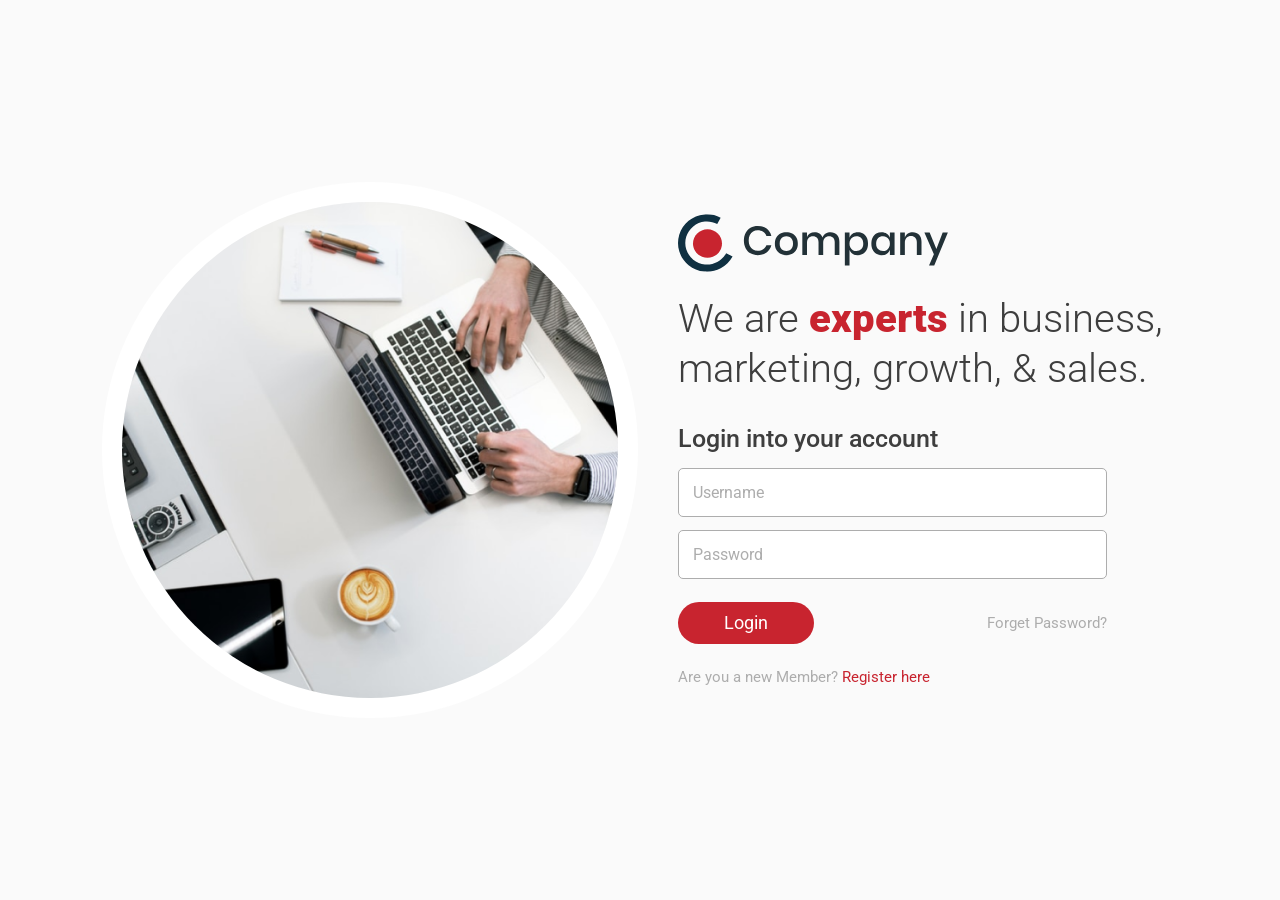
<file: index.html>
<!DOCTYPE html>
<html lang="en">
    
<head>
    <meta charset="UTF-8">
    <meta name="viewport" content="width=device-width, initial-scale=1.0">
    <title>Login</title>
    <link rel="stylesheet" href="css/style.css">
    <link rel="stylesheet" href="css/bootstrap.min.css">
    <link rel="stylesheet" href="https://fonts.googleapis.com/css?family=Roboto">
</head>
<body>

        <div class="container-fluid box">
            <div class="left-side">
                <div class="hero-image">
                    <img src="images/hero-image.png" alt="image is not loaded for some reason" srcset="">
                </div>
            </div>
            <div class="right-side">
                <div class="company-logo">
                    <img src="images/header-logo.svg" alt="image is not loaded for some reason" srcset="">
                </div>
                <div class="company-description">
                    We are <span>experts</span> in business, marketing, growth, & sales.
                </div>
                <div class="login-form">
                    <form action="#" method="post">
                        <h3>Login into your account</h3>
                        <div class="text-field">
                            <input type="text" name="username" id="username" placeholder="Username" autocomplete="off">
                        </div>
                        <div class="text-field">
                            <input type="password" name="password" id="password" placeholder="Password">
                        </div>
                        <div class="form-button-forget">
                            <input type="submit" value="Login">
                            <a href="#">Forget Password?</a>
                        </div>
                        <div class="register-link-box">
                            <span>Are you a new Member?</span>
                            <a href="#">Register here</a>
                        </div>
                    </form>
                </div>
            </div>
        </div>

</body>
</html>
</file>
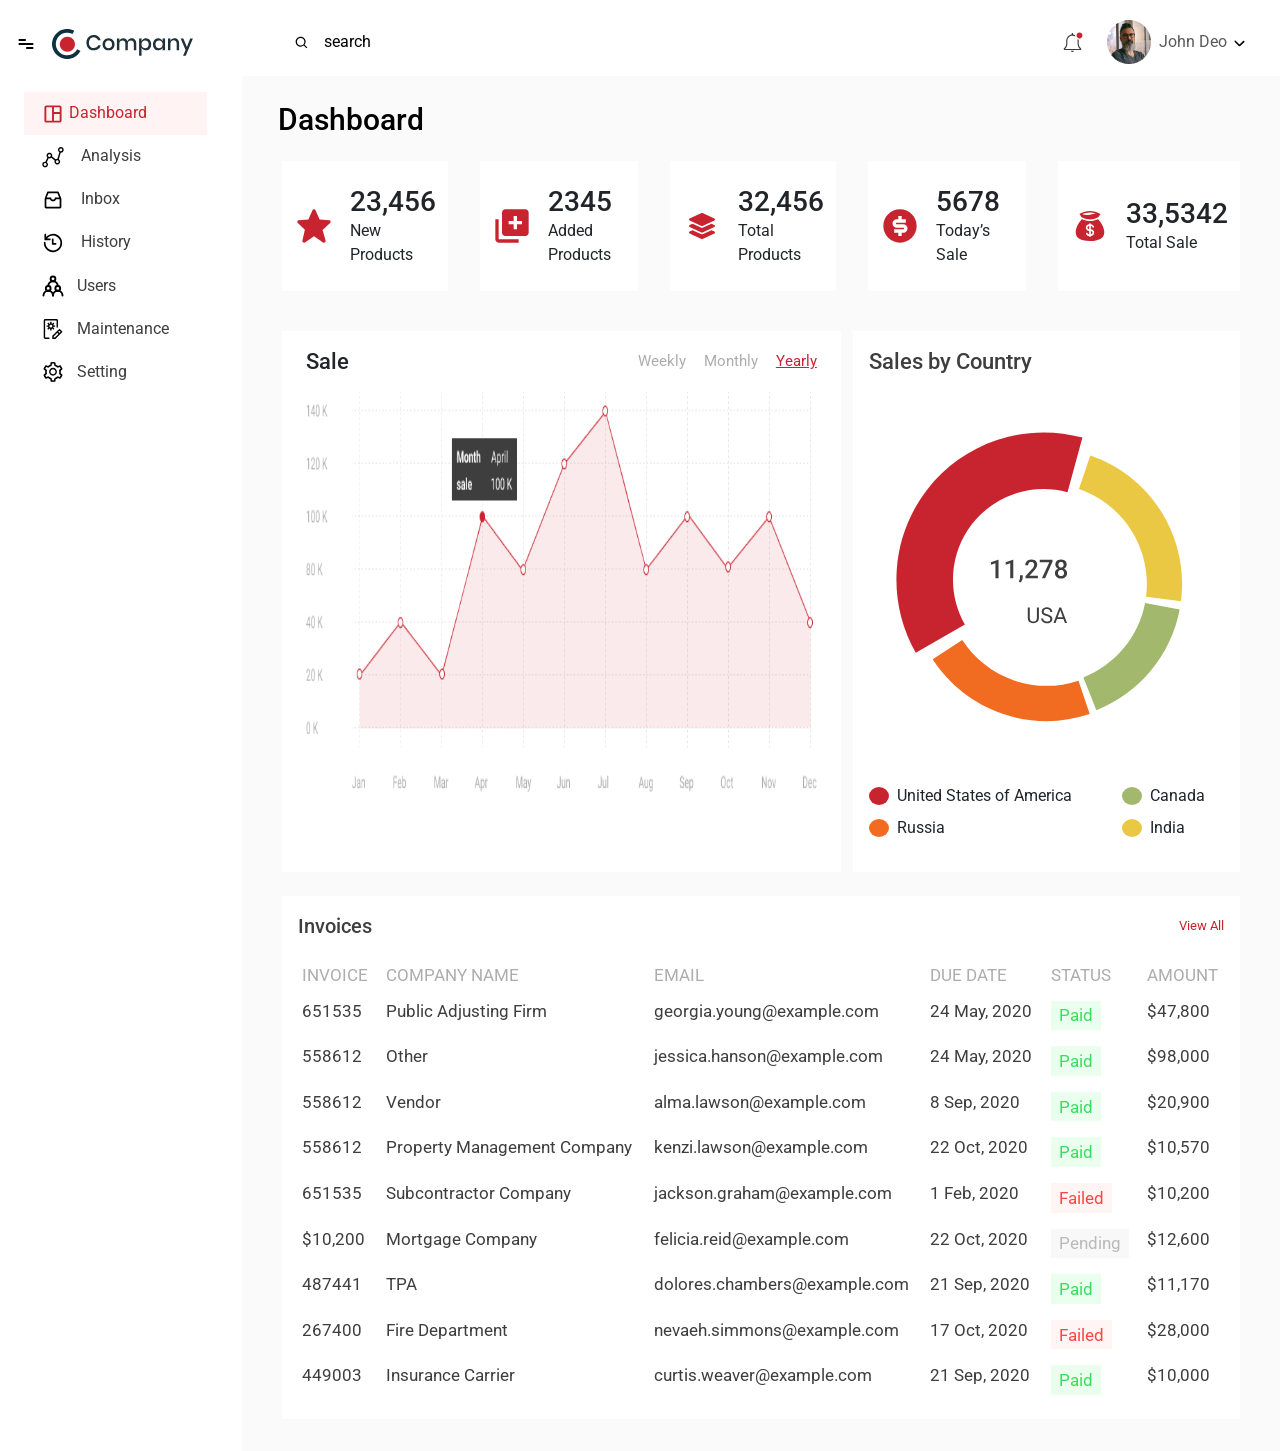
<file: dashboard.html>
<!DOCTYPE html>
<html lang="en">

<head>
    <meta charset="UTF-8">
    <meta name="viewport" content="width=device-width, initial-scale=1.0">
    <meta name="viewport" content="width=device-width, initial-scale=1">
    <title>Dashboard</title>
    <link rel="stylesheet" href="css/style.css">
    <link rel="stylesheet" href="css/bootstrap.min.css">
    <link rel="stylesheet" href="https://fonts.googleapis.com/css?family=Roboto">
</head>

<body>
    <div class="box-dashboard">
        <!-- navbar -->
        <nav class="navbar navbar-expand-lg bgwhite">
            <div class="container-fluid m-1 d-flex align-items-center justify-content-between pt-2">

                <div class="logo d-flex align-item-center">
                    <div class="navbar-brand menubar-icon" id="leftbartrigger" onclick="togglemenu()"><img
                            src="images/menu-bar.svg" alt="" srcset=""></div>
                    <a class="navbar-brand header-logo me-md-5 me-sm-5 me-lg-5" href="#"><img
                            src="images/header-logo.svg" alt="" srcset=""></a>
                    <form class="d-flex mw-100 ms-xl-5" role="search">
                        <div class="input-group input-navbar-form">
                            <button class="btn btn-navbar-form p-1" type="button" id="button-addon1"><svg width="100%"
                                    height="100%" viewBox="0 0 20 20" version="1.1" xmlns="http://www.w3.org/2000/svg"
                                    xmlns:xlink="http://www.w3.org/1999/xlink" xml:space="preserve"
                                    xmlns:serif="http://www.serif.com/"
                                    style="fill-rule:evenodd;clip-rule:evenodd;stroke-linejoin:round;stroke-miterlimit:1.41421;">
                                    <g transform="matrix(1,0,0,1,0.538785,0.53832)">
                                        <path
                                            d="M8.333,15C9.812,15 11.249,14.505 12.414,13.593L16.078,17.257L17.256,16.078L13.592,12.415C14.504,11.25 15,9.813 15,8.333C15,4.657 12.009,1.667 8.333,1.667C4.657,1.667 1.667,4.657 1.667,8.333C1.667,12.009 4.657,15 8.333,15ZM8.333,3.333C11.091,3.333 13.333,5.576 13.333,8.333C13.333,11.091 11.091,13.333 8.333,13.333C5.576,13.333 3.333,11.091 3.333,8.333C3.333,5.576 5.576,3.333 8.333,3.333Z"
                                            style="fill-rule:nonzero;" />
                                    </g>
                                </svg></button>
                            <input type="text" class="form-control nav-search-input" placeholder="search"
                                aria-label="Example text with button addon" aria-describedby="button-addon1">
                        </div>
                    </form>
                </div>

                <!-- <button class="navbar-toggler" type="button" data-bs-toggle="collapse"
                    data-bs-target="#navbarSupportedContent" aria-controls="navbarSupportedContent"
                    aria-expanded="false" aria-label="Toggle navigation">
                    <span class="navbar-toggler-icon"></span>
                </button> -->
                <!-- <div class="collapse navbar-collapse" id="navbarSupportedContent"> -->


                <ul class="navbar-nav mb-lg-0 d-flex flex-row align-items-center justify-content-center">
                    <li class="nav-item d-flex align-items-center notification-icon me-lg-4 me-md-3 me-sm-1">
                        <img src="images/notification-icon.svg" alt="" srcset="">
                    </li>
                    <li class="nav-item profileimg">
                        <img src="images/profile.png" alt="" srcset="">
                    </li>
                    <!-- <li class="nav-item">
                            <a class="btn btn-primary" data-bs-toggle="collapse" href="#collapseExample" role="button" aria-expanded="false" aria-controls="collapseExample">
                                Link with href
                            </a>
                            <div class="collapse" id="collapseExample">
                                <div class="card card-body">
                                  Some placeholder content for the collapse component. This panel is hidden by default but revealed when the user activates the relevant trigger.
                                </div>
                            </div>
                        </li> -->
                    <li class="nav-item dropdown profilename">
                        <a class="nav-link dropdown-toggle dropdown-arrow-remove" href="#" role="button"
                            data-bs-toggle="dropdown" aria-expanded="false">
                            John Deo
                            <svg width="17" height="20" viewBox="0 0 17 20" fill="none"
                                xmlns="http://www.w3.org/2000/svg" ms-2>
                                <path
                                    d="M8.49999 13.3333C8.33449 13.3337 8.1741 13.2659 8.04666 13.1417L3.79666 8.97501C3.65201 8.83356 3.56104 8.6303 3.54377 8.40994C3.5265 8.18959 3.58434 7.97019 3.70458 7.80001C3.82481 7.62983 3.99758 7.52281 4.18488 7.50249C4.37218 7.48217 4.55867 7.55022 4.70332 7.69167L8.49999 11.425L12.2967 7.82501C12.3691 7.75578 12.4525 7.70409 12.542 7.6729C12.6315 7.64171 12.7253 7.63163 12.8181 7.64324C12.9109 7.65486 13.0009 7.68794 13.0828 7.74058C13.1647 7.79323 13.237 7.8644 13.2954 7.95001C13.3603 8.03569 13.4094 8.13621 13.4397 8.24527C13.47 8.35434 13.4809 8.46959 13.4716 8.58381C13.4622 8.69802 13.433 8.80875 13.3856 8.90905C13.3382 9.00935 13.2738 9.09705 13.1962 9.16667L8.94624 13.1917C8.81514 13.2963 8.65802 13.3461 8.49999 13.3333Z"
                                    fill="black" />
                            </svg>

                        </a>
                        <ul class="dropdown-menu dropdown-menu-end">
                            <li><a class="dropdown-item" href="#">Action</a></li>
                            <li><a class="dropdown-item" href="#">Another action</a></li>
                            <li>
                                <hr class="dropdown-divider">
                            </li>
                            <li><a class="dropdown-item" href="#">Something else here</a></li>
                        </ul>
                    </li>

                </ul>
                <!-- </div> -->

            </div>
        </nav>

        <div class="container-fluid d-flex p-0 below-nav">
            <div class="left-side-sidebar px-4 pt-3" id="leftsidebar">
                <div class="left-sidebar-content-first d-flex align-items-center">
                    <a href="dashboard.html" class="sidebar-link">
                        <img src="images/dashboard-active.svg" alt="" srcset="">
                        <span>Dashboard</span>
                    </a>
                </div>
                <div class="left-sidebar-content d-flex align-items-center">
                    <a href="dashboard.html" class="sidebar-link">
                        <img src="images/graph-default.svg" alt="" srcset="">
                        <span>Analysis</span>
                    </a>
                </div>
                <div class="left-sidebar-content d-flex align-items-center">
                    <a href="#" class="sidebar-link">
                        <img src="images/inbox-default.svg" alt="" srcset="">
                        <span>Inbox</span>
                    </a>
                </div>
                <div class="left-sidebar-content d-flex align-items-center">
                    <a href="#" class="sidebar-link">
                        <img src="images/clock-default.svg" alt="" srcset="">
                        <span>History</span>
                    </a>
                </div>
                <div class="left-sidebar-content d-flex align-items-center">
                    <a href="#" class="sidebar-link"></a>
                    <img src="images/user-default.svg" alt="" srcset="">
                    <span>Users</span>
                    </a>
                </div>
                <div class="left-sidebar-content d-flex align-items-center">
                    <a href="#" class="sidebar-link"></a>
                    <img src="images/maintenance-default.svg" alt="" srcset="">
                    <span>Maintenance</span>
                    </a>
                </div>
                <div class="left-sidebar-content d-flex align-items-center">
                    <a href="#" class="sidebar-link"></a>
                    <img src="images/setting-default.svg" alt="" srcset="">
                    <span>Setting</span>
                    </a>
                </div>


            </div>

            <div class="right-side-sidebar p-4">
                <div class="container-fluid">
                    <div class="row">
                        <div class="col-md-12 col-sm-12 right-side-dashboard">
                            Dashboard
                        </div>
                    </div>
                    <div class="row">

                        <div class="col bg-white d-flex align-items-center justify-content-center mx-3 py-4 mb-4">
                            <div class="card-image m-3 ms-0">
                                <img src="images/star.svg" alt="" srcset="">
                            </div>
                            <div class="card-content">
                                <h3 class="mb-0">23,456</h3>
                                <span>New Products</span>
                            </div>
                        </div>
                        <div class="col bg-white d-flex align-items-center justify-content-center mx-3 py-4 mb-4">
                            <div class="card-image m-3 ms-0">
                                <img src="images/new-product.svg" alt="" srcset="">
                            </div>
                            <div class="card-content">
                                <h3 class="mb-0">2345</h3>
                                <span>Added Products</span>
                            </div>
                        </div>
                        <div class="col bg-white d-flex align-items-center justify-content-center mx-3 py-4 mb-4">
                            <div class="card-image m-3 ms-0">
                                <img src="images/total-product.svg" class="card-total-product" alt="" srcset="">
                            </div>
                            <div class="card-content">
                                <h3 class="mb-0">32,456</h3>
                                <span>Total Products</span>
                            </div>
                        </div>
                        <div class="col bg-white d-flex align-items-center justify-content-center mx-3 py-4 mb-4">
                            <div class="card-image m-3 ms-0">
                                <img src="images/dollar-filled.svg" alt="" srcset="">
                            </div>
                            <div class="card-content">
                                <h3 class="mb-0">5678</h3>
                                <span>Today’s Sale</span>
                            </div>
                        </div>
                        <div class="col bg-white d-flex align-items-center justify-content-center mx-3 py-4 mb-4    ">
                            <div class="card-image m-3 ms-0">
                                <img src="images/money-bag.svg" alt="" srcset="">
                            </div>
                            <div class="card-content">
                                <h3 class="mb-0">33,5342</h3>
                                <span>Total Sale</span>
                            </div>
                        </div>

                    </div>
                    <!-- <div class="container-fluid p-3">
                        <div class="row d-flex flex-row justify-space-between">
                            <div class="col-md-7 p-3 bg-white a data-graph-image">
                                <div class="data-graph-content mb-3">
                                    <div class="data-graph-left">
                                        Sale
                                    </div>
                                    <div class="data-graph-right">
                                        <span class="first-data">Weekly</span>
                                        <span class="second-data">Monthly</span>
                                        <span class="third-data">Yearly</span>
                                    </div>
                                </div>
                                <img src="images/data-graph.png" alt="" srcset="">
                            </div>
                            <div class="col-md-4 p-3 bg-white offset-1 a pie-chart-image">
                                <div class="pie-chart-heading-content">
                                    Sales by Country
                                </div>
                                <img src="images/pie-chart.svg" alt="" srcset=""
                                    class="d-flex align-items-center justify-content-center">
                                <div class="pie-chart-content mb-3">
                                    <div class="row mb-2 ">
                                        <div
                                            class="col-8 pe-1 pie-chart-content-element pie-chart-content-element-first">
                                            <div class="me-2"></div>
                                            <p class="m-0">United States of America</p>
                                        </div>
                                        <div
                                            class="col-4 pe-1 pie-chart-content-element pie-chart-content-element-second">
                                            <div class="me-2"></div>
                                            <p class="m-0">Canada</p>
                                        </div>
                                    </div>
                                    <div class="row mb-2">
                                        <div
                                            class="col-8 pe-1 pie-chart-content-element pie-chart-content-element-third">
                                            <div class="me-2"></div>
                                            <p class="m-0">Russia</p>
                                        </div>
                                        <div
                                            class="col-4 pe-1 pie-chart-content-element pie-chart-content-element-fourth">
                                            <div class="me-2"></div>
                                            <p class="m-0">India</p>
                                        </div>
                                    </div>
                                  
                                </div>
                            </div>
                        </div>
                    </div> -->


                    <div class="container-fluid p-3 mobile-view-addtion-padding">
                        <div class="row second-graph-portion">
                            <div class="col-xl-7 col-lg-7 data-graph-image pt-3 mobile-view-addtion">
                                <div class="container-fluid bg-white">
                                    <div class="data-graph-content mb-3">
                                        <div class="data-graph-left">
                                            Sale
                                        </div>
                                        <div class="data-graph-right">
                                            <span class="first-data">Weekly</span>
                                            <span class="second-data">Monthly</span>
                                            <span class="third-data">Yearly</span>
                                        </div>
                                    </div>
                                    <img src="images/data-graph.png" alt="" srcset="">
                                </div>
                            </div>
                            <div class="col-xl-5 col-lg-5 pie-chart-image mobile-view-addtion mobile-view-addtion-pie">
                                <div class="container-fluid bg-white p-3">
                                    <div class="pie-chart-heading-content mb-2">
                                        Sales by Country
                                    </div>
                                    <img src="images/pie-chart.svg" alt="" srcset=""
                                        class="d-flex align-items-center justify-content-center">
                                    <div class="pie-chart-content mb-3">
                                        <div class="row mb-2 ">
                                            <div
                                                class="col-8 pe-1 pie-chart-content-element pie-chart-content-element-first">
                                                <div class="me-2"></div>
                                                <p class="m-0">United States of America</p>
                                            </div>
                                            <div
                                                class="col-4 pe-1 pie-chart-content-element pie-chart-content-element-second">
                                                <div class="me-2"></div>
                                                <p class="m-0">Canada</p>
                                            </div>
                                        </div>
                                        <div class="row mb-2">
                                            <div
                                                class="col-8 pe-1 pie-chart-content-element pie-chart-content-element-third">
                                                <div class="me-2"></div>
                                                <p class="m-0">Russia</p>
                                            </div>
                                            <div
                                                class="col-4 pe-1 pie-chart-content-element pie-chart-content-element-fourth">
                                                <div class="me-2"></div>
                                                <p class="m-0">India</p>
                                            </div>
                                        </div>
                                        <!-- <div class="pie-chart-first">
                                        <div class="pie-chart-first-left d-flex align-items-center justify-content-center">
                                            <div></div>
                                            <p class="m-0">United States of America</p>
                                        </div>
                                        <div class="pie-chart-first-right">
                                            <div></div>
                                            <p></p>
                                        </div>
                                    </div>
                                    <div class="pie-chart-second">
    
                                    </div> -->
                                    </div>
                                </div>

                            </div>
                        </div>
                    </div>

                    <!-- <div class="container-fluid">
                    <div class="row">
                        <div class="col-md-9 bg-white data-graph-image">
                            <img src="images/data-graph.png" alt="" srcset="">
                        </div>
                        <div class="col-md-3 bg-white">
                            <img src="images/pie-chart.svg" alt="" srcset="">
                        </div>
                    </div>
                </div> -->

                    <div class="row px-3 py-2">
                        <div class="container-fluid">
                            <div class="row d-flex flex-column align-items-center justify-content-center bg-white">
                                <div class="col-1 d-flex align-items-center justify-content-between w-100 p-3">
                                    <div class="table-title fs-5">
                                        Invoices
                                    </div>
                                    <a href="#" class="view-table-link">
                                        View All
                                    </a>
                                </div>
                                <div class="col">
                                    <div class="table-responsive">
                                        <table class="table table-borderless table-dashboard">
                                            <thead>
                                                <tr>
                                                    <th scope="col w-100">INVOICE</th>
                                                    <th scope="col text-nowrap">COMPANY NAME</th>
                                                    <th scope="col">EMAIL</th>
                                                    <th scope="col">DUE DATE</th>
                                                    <th scope="col">STATUS</th>
                                                    <th scope="col">AMOUNT</th>
                                                </tr>
                                            </thead>
                                            <tbody>
                                                <tr>
                                                    <td scope="row">651535</td>
                                                    <td>Public Adjusting Firm</td>
                                                    <td>georgia.young@example.com</td>
                                                    <td>24 May, 2020</td>
                                                    <td class="table-entry-status-paid">
                                                        <div>Paid</div>
                                                    </td>
                                                    <td>$47,800</td>
                                                </tr>
                                                <tr>
                                                    <td scope="row">558612</td>
                                                    <td>Other</td>
                                                    <td>jessica.hanson@example.com</td>
                                                    <td>24 May, 2020</td>
                                                    <td class="table-entry-status-paid">
                                                        <div>Paid</div>
                                                    </td>
                                                    <td>$98,000</td>
                                                </tr>
                                                <tr>
                                                    <td scope="row">558612</td>
                                                    <td>Vendor</td>
                                                    <td>alma.lawson@example.com</td>
                                                    <td>8 Sep, 2020</td>
                                                    <td class="table-entry-status-paid">
                                                        <div>Paid</div>
                                                    </td>
                                                    <td>$20,900</td>
                                                </tr>
                                                <tr>
                                                    <td scope="row">558612</td>
                                                    <td>Property Management Company</td>
                                                    <td>kenzi.lawson@example.com</td>
                                                    <td>22 Oct, 2020</td>
                                                    <td class="table-entry-status-paid">
                                                        <div>Paid</div>
                                                    </td>
                                                    <td>$10,570</td>
                                                </tr>
                                                <tr>
                                                    <td scope="row">651535</td>
                                                    <td>Subcontractor Company</td>
                                                    <td>jackson.graham@example.com</td>
                                                    <td>1 Feb, 2020</td>
                                                    <td class="table-entry-status-failed">
                                                        <div>Failed</div>
                                                    </td>
                                                    <td>$10,200</td>
                                                </tr>
                                                <tr>
                                                    <td scope="row">$10,200</td>
                                                    <td>Mortgage Company</td>
                                                    <td>felicia.reid@example.com</td>
                                                    <td>22 Oct, 2020</td>
                                                    <td class="table-entry-status-pending">
                                                        <div>Pending</div>
                                                    </td>
                                                    <td>$12,600</td>
                                                </tr>
                                                <tr>
                                                    <td scope="row">487441</td>
                                                    <td>TPA</td>
                                                    <td>dolores.chambers@example.com</td>
                                                    <td>21 Sep, 2020</td>
                                                    <td class="table-entry-status-paid">
                                                        <div>Paid</div>
                                                    </td>
                                                    <td>$11,170</td>
                                                </tr>
                                                <tr>
                                                    <td scope="row">267400</td>
                                                    <td>Fire Department</td>
                                                    <td>nevaeh.simmons@example.com</td>
                                                    <td>17 Oct, 2020</td>
                                                    <td class="table-entry-status-failed">
                                                        <div>Failed</div>
                                                    </td>
                                                    <td>$28,000</td>
                                                </tr>
                                                <tr>
                                                    <td scope="row">449003</td>
                                                    <td>Insurance Carrier</td>
                                                    <td>curtis.weaver@example.com</td>
                                                    <td>21 Sep, 2020</td>
                                                    <td class="table-entry-status-paid">
                                                        <div>Paid</div>
                                                    </td>
                                                    <td>$10,000</td>
                                                </tr>


                                            </tbody>
                                        </table>
                                    </div>
                                </div>
                            </div>
                        </div>

                    </div>
                </div>
            </div>
        </div>


    </div>

    <script>
        function togglemenu() {
            var x = document.getElementById("leftsidebar").style.display;
            console.log(x);
        }
    </script>
    <script src="js/bootstrap.bundle.min.js"></script>
    <script src="js/custom.js"></script>
</body>

</html>
</file>
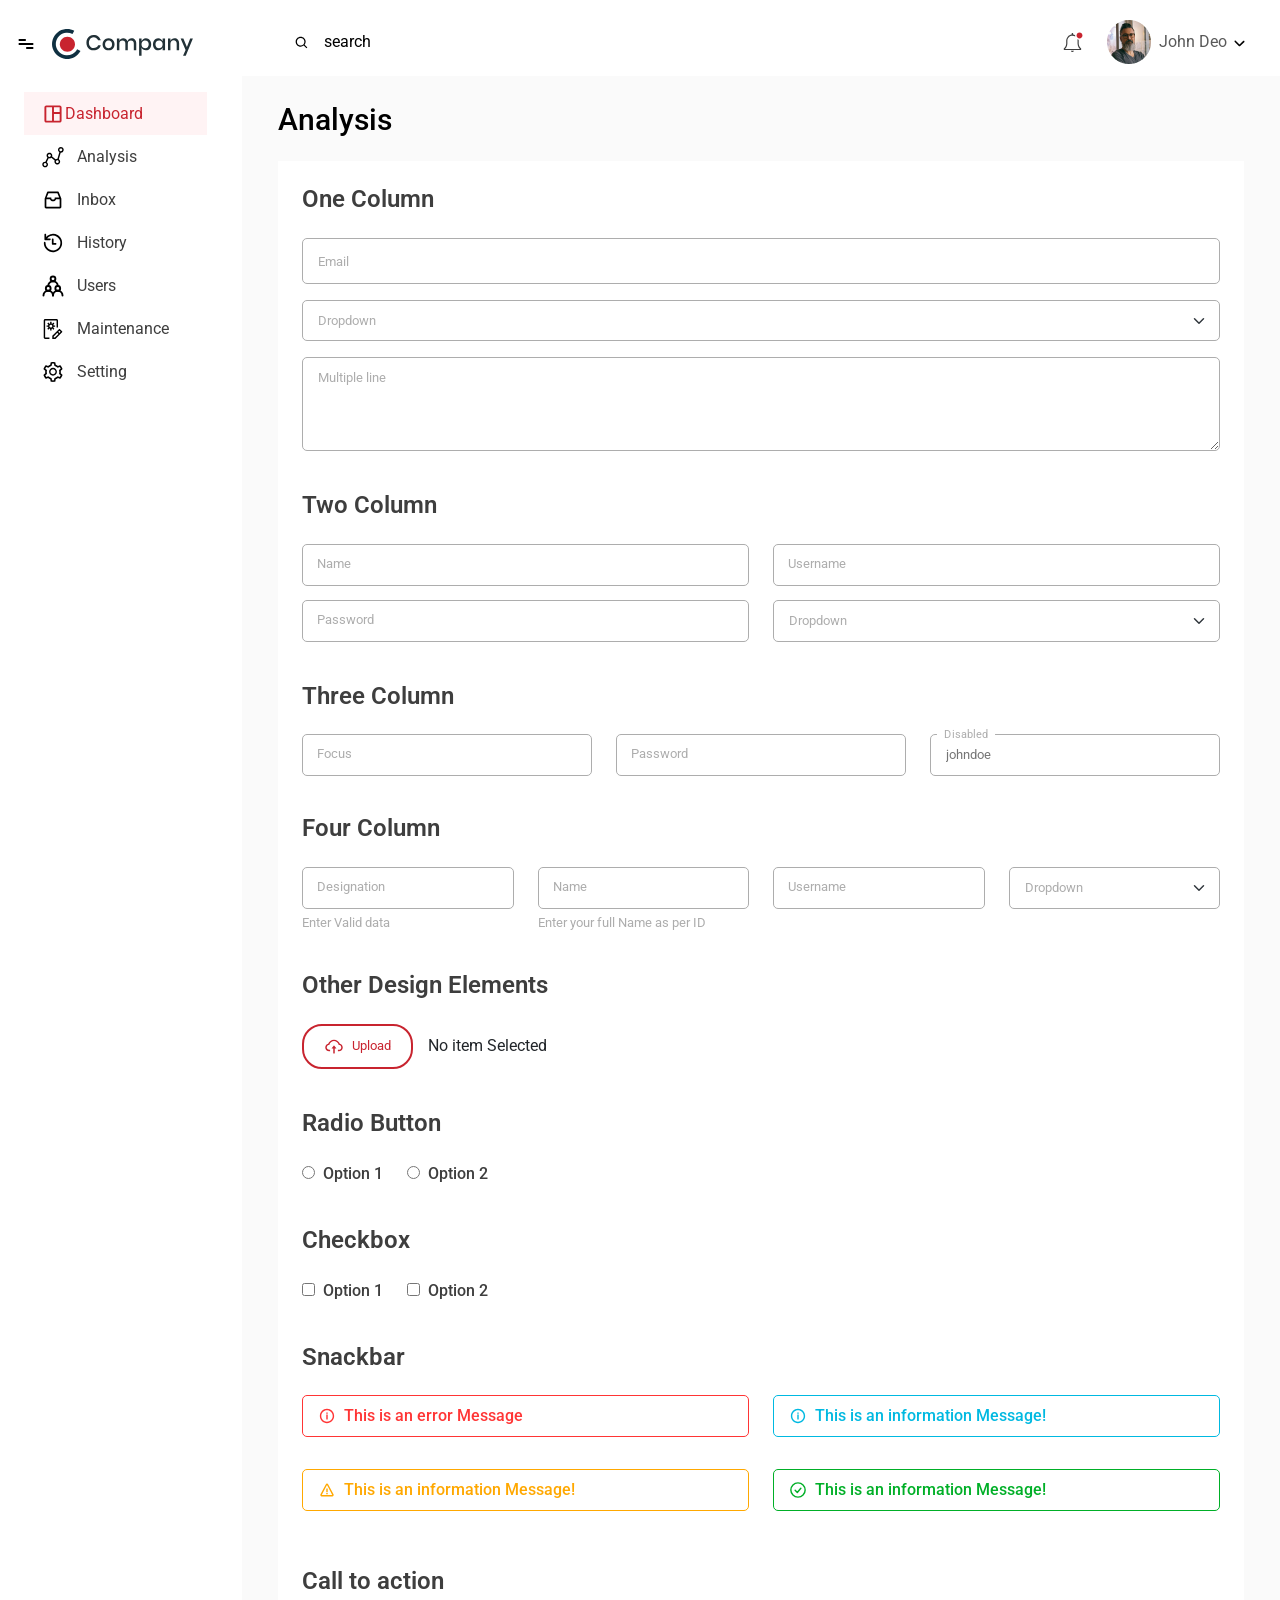
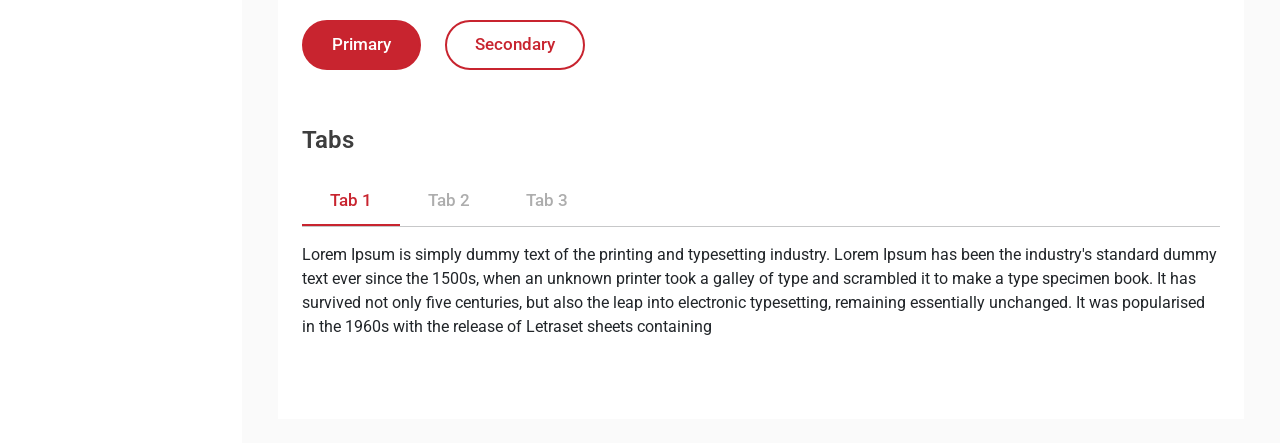
<file: innerpage.html>
<!DOCTYPE html>
<html lang="en">

<head>
    <meta charset="UTF-8">
    <meta name="viewport" content="width=device-width, initial-scale=1.0">
    <meta name="viewport" content="width=device-width, initial-scale=1">
    <title>Dashboard</title>
    <link rel="stylesheet" href="css/style.css">
    <link rel="stylesheet" href="css/bootstrap.min.css">
    <link rel="stylesheet" href="https://fonts.googleapis.com/css?family=Roboto">
</head>

<body>
    <div class="box-dashboard">
        <!-- navbar -->
        <nav class="navbar navbar-expand-lg bgwhite">
            <div class="container-fluid m-1 d-flex align-items-center justify-content-between pt-2">

                <div class="logo d-flex align-item-center">
                    <div class="navbar-brand menubar-icon" id="leftbartrigger" onclick="togglemenu()"><img
                            src="images/menu-bar.svg" alt="" srcset=""></div>
                    <a class="navbar-brand header-logo me-md-5 me-sm-5 me-lg-5" href="#"><img
                            src="images/header-logo.svg" alt="" srcset=""></a>
                    <form class="d-flex mw-100 ms-xl-5" role="search">
                        <div class="input-group input-navbar-form">
                            <button class="btn btn-navbar-form p-1" type="button" id="button-addon1"><svg width="100%"
                                    height="100%" viewBox="0 0 20 20" version="1.1" xmlns="http://www.w3.org/2000/svg"
                                    xmlns:xlink="http://www.w3.org/1999/xlink" xml:space="preserve"
                                    xmlns:serif="http://www.serif.com/"
                                    style="fill-rule:evenodd;clip-rule:evenodd;stroke-linejoin:round;stroke-miterlimit:1.41421;">
                                    <g transform="matrix(1,0,0,1,0.538785,0.53832)">
                                        <path
                                            d="M8.333,15C9.812,15 11.249,14.505 12.414,13.593L16.078,17.257L17.256,16.078L13.592,12.415C14.504,11.25 15,9.813 15,8.333C15,4.657 12.009,1.667 8.333,1.667C4.657,1.667 1.667,4.657 1.667,8.333C1.667,12.009 4.657,15 8.333,15ZM8.333,3.333C11.091,3.333 13.333,5.576 13.333,8.333C13.333,11.091 11.091,13.333 8.333,13.333C5.576,13.333 3.333,11.091 3.333,8.333C3.333,5.576 5.576,3.333 8.333,3.333Z"
                                            style="fill-rule:nonzero;" />
                                    </g>
                                </svg></button>
                            <input type="text" class="form-control" placeholder="search"
                                aria-label="Example text with button addon" aria-describedby="button-addon1">
                        </div>
                    </form>
                </div>

                <!-- <button class="navbar-toggler" type="button" data-bs-toggle="collapse"
                    data-bs-target="#navbarSupportedContent" aria-controls="navbarSupportedContent"
                    aria-expanded="false" aria-label="Toggle navigation">
                    <span class="navbar-toggler-icon"></span>
                </button> -->
                <!-- <div class="collapse navbar-collapse" id="navbarSupportedContent"> -->


                <ul class="navbar-nav mb-lg-0 d-flex flex-row align-items-center justify-content-center">
                    <li class="nav-item d-flex align-items-center notification-icon me-lg-4 me-md-3 me-sm-1">
                        <img src="images/notification-icon.svg" alt="" srcset="">
                    </li>
                    <li class="nav-item profileimg">
                        <img src="images/profile.png" alt="" srcset="">
                    </li>
                    <!-- <li class="nav-item">
                            <a class="btn btn-primary" data-bs-toggle="collapse" href="#collapseExample" role="button" aria-expanded="false" aria-controls="collapseExample">
                                Link with href
                            </a>
                            <div class="collapse" id="collapseExample">
                                <div class="card card-body">
                                  Some placeholder content for the collapse component. This panel is hidden by default but revealed when the user activates the relevant trigger.
                                </div>
                            </div>
                        </li> -->
                    <li class="nav-item dropdown profilename">
                        <a class="nav-link dropdown-toggle dropdown-arrow-remove" href="#" role="button"
                            data-bs-toggle="dropdown" aria-expanded="false">
                            John Deo
                            <svg width="17" height="20" viewBox="0 0 17 20" fill="none"
                                xmlns="http://www.w3.org/2000/svg" ms-2>
                                <path
                                    d="M8.49999 13.3333C8.33449 13.3337 8.1741 13.2659 8.04666 13.1417L3.79666 8.97501C3.65201 8.83356 3.56104 8.6303 3.54377 8.40994C3.5265 8.18959 3.58434 7.97019 3.70458 7.80001C3.82481 7.62983 3.99758 7.52281 4.18488 7.50249C4.37218 7.48217 4.55867 7.55022 4.70332 7.69167L8.49999 11.425L12.2967 7.82501C12.3691 7.75578 12.4525 7.70409 12.542 7.6729C12.6315 7.64171 12.7253 7.63163 12.8181 7.64324C12.9109 7.65486 13.0009 7.68794 13.0828 7.74058C13.1647 7.79323 13.237 7.8644 13.2954 7.95001C13.3603 8.03569 13.4094 8.13621 13.4397 8.24527C13.47 8.35434 13.4809 8.46959 13.4716 8.58381C13.4622 8.69802 13.433 8.80875 13.3856 8.90905C13.3382 9.00935 13.2738 9.09705 13.1962 9.16667L8.94624 13.1917C8.81514 13.2963 8.65802 13.3461 8.49999 13.3333Z"
                                    fill="black" />
                            </svg>

                        </a>
                        <ul class="dropdown-menu dropdown-menu-end">
                            <li><a class="dropdown-item" href="#">Action</a></li>
                            <li><a class="dropdown-item" href="#">Another action</a></li>
                            <li>
                                <hr class="dropdown-divider">
                            </li>
                            <li><a class="dropdown-item" href="#">Something else here</a></li>
                        </ul>
                    </li>

                </ul>
                <!-- </div> -->

            </div>
        </nav>

        <div class="container-fluid d-flex p-0 below-nav">
            <div class="left-side-sidebar px-4 pt-3" id="leftsidebar">
                <div class="left-sidebar-content-first d-flex align-items-center">
                    <img src="images/dashboard-active.svg" alt="" srcset="">
                    <span>Dashboard</span>
                </div>
                <div class="left-sidebar-content d-flex align-items-center">
                    <img src="images/graph-default.svg" alt="" srcset="">
                    <span>Analysis</span>
                </div>
                <div class="left-sidebar-content d-flex align-items-center">
                    <img src="images/inbox-default.svg" alt="" srcset="">
                    <span>Inbox</span>
                </div>
                <div class="left-sidebar-content d-flex align-items-center">
                    <img src="images/clock-default.svg" alt="" srcset="">
                    <span>History</span>
                </div>
                <div class="left-sidebar-content d-flex align-items-center">
                    <img src="images/user-default.svg" alt="" srcset="">
                    <span>Users</span>
                </div>
                <div class="left-sidebar-content d-flex align-items-center">
                    <img src="images/maintenance-default.svg" alt="" srcset="">
                    <span>Maintenance</span>
                </div>
                <div class="left-sidebar-content d-flex align-items-center">
                    <img src="images/setting-default.svg" alt="" srcset="">
                    <span>Setting</span>
                </div>


            </div>

            <div class="right-side-sidebar p-4">
                <div class="container-fluid">
                    <div class="row">
                        <div class="col-md-12 col-sm-12 right-side-dashboard">
                            Analysis
                        </div>
                        <div class="col-md-12 col-sm-12 col-lg-12">
                            <form class="bg-white p-4">

                                <div class="row my-4 mt-0">
                                    <div class="mb-3">
                                        <h4 class="analysis-form-headings">One Column</h4>
                                    </div>
                                    <div class="mb-3 analysis-form-field">
                                        <input type="email" class="form-control" id="exampleInputEmail1"
                                            aria-describedby="emailHelp" placeholder="Email" autocomplete="off">
                                    </div>
                                    <div class="mb-3 analysis-form-field">
                                        <select class="form-select" aria-label="Default select example">
                                            <option selected>Dropdown</option>
                                            <option value="1">One</option>
                                            <option value="2">Two</option>
                                            <option value="3">Three</option>
                                        </select>
                                    </div>
                                    <div class="mb-3 analysis-form-field">
                                        <textarea class="form-control" id="exampleFormControlTextarea1" rows="3"
                                            placeholder="Multiple line"></textarea>
                                    </div>
                                </div>

                                <div class="row my-4">
                                    <div class="mb-3">
                                        <h4 class="analysis-form-headings">Two Column</h4>
                                    </div>
                                    <div class="mb-3">
                                        <div class="row">
                                            <div class="col-sm-12 col-md-6 col-ld-6 mb-3">
                                                <div
                                                    class="input-containerform media-margin-bottom analysis-form-field">
                                                    <input type="text" id="sname" class="input-textform"
                                                        placeholder=" ">
                                                    <label for="sname" class="input-labelform">Name</label>
                                                </div>
                                            </div>
                                            <div class="col-sm-12 col-md-6 col-ld-6 mb-3">
                                                <div class="input-containerform analysis-form-field mb-4">
                                                    <input type="text" id="susername" class="input-textform"
                                                        placeholder=" ">
                                                    <label for="susername" class="input-labelform">Username</label>
                                                </div>
                                            </div>
                                        </div>
                                    </div>
                                    <div class="mb-3 analysis-form-field">
                                        <div class="row">
                                            <div class="col-sm-12 col-md-6 col-ld-6 mb-3">
                                                <div
                                                    class="input-containerform analysis-form-field media-margin-bottom">
                                                    <input type="password" id="spassword" class="input-textform"
                                                        placeholder=" ">
                                                    <label for="spassword" class="input-labelform">Password</label>
                                                </div>
                                            </div>
                                            <div class="col-sm-12 col-md-6 col-ld-6">
                                                <div class="input-containerform analysis-form-field">
                                                    <select class="form-select" aria-label="Default select example">
                                                        <option selected>Dropdown</option>
                                                        <option value="1">One</option>
                                                        <option value="2">Two</option>
                                                        <option value="3">Three</option>
                                                    </select>
                                                </div>
                                            </div>
                                        </div>
                                    </div>
                                </div>
                                <div class="row my-4">
                                    <div class="mb-3">
                                        <h4 class="analysis-form-headings">Three Column</h4>
                                    </div>
                                    <div class="mb-3">
                                        <div class="row d-flex flex-row">
                                            <div class="col-sm-12 col-md-4 col-ld-4 mb-3">
                                                <div class="input-containerform media-margin-bottom">
                                                    <input type="text" id="tfocus"
                                                        class="input-textform input-textform-focus" placeholder=" ">
                                                    <label for="tfocus" class="input-labelform">Focus</label>
                                                </div>
                                            </div>
                                            <div class="col-sm-12 col-md-4 col-ld-4 mb-3">
                                                <div class="input-containerform media-margin-bottom">
                                                    <input type="password" id="tpassword" class="input-textform"
                                                        placeholder=" ">
                                                    <label for="tpassword" class="input-labelform">Password</label>
                                                </div>
                                            </div>
                                            <div class="col-sm-12 col-md-4 col-ld-4">
                                                <div class="input-containerform media-margin-bottom">
                                                    <input type="text" id="focus" class="input-textform"
                                                        placeholder="johndoe" disabled>
                                                    <label for="focus" class="input-labelform-disable">Disabled</label>
                                                </div>
                                            </div>
                                        </div>
                                    </div>
                                </div>

                                <div class="row my-4">
                                    <div class="mb-3">
                                        <h4 class="analysis-form-headings">Four Column</h4>
                                    </div>
                                    <div class="">
                                        <div class="row">
                                            <div class="col-sm-12 col-md-3 col-ld-3 mb-3">
                                                <div class="row d-flex flex-column">
                                                    <div class="col forth-margin-bottom">
                                                        <div
                                                            class="input-containerform media-margin-bottom input-textform-validation">
                                                            <input type="text" id="fdesignation" class="input-textform"
                                                                placeholder=" ">
                                                            <label for="fdesignation"
                                                                class="input-labelform input-textform-validation-lable">Designation</label>
                                                        </div>
                                                    </div>
                                                    <div class="col input-labelform-content">Enter Valid data</div>
                                                </div>
                                            </div>
                                            <div class="col-sm-12 col-md-3 col-ld-3 mb-3">
                                                <div class="row d-flex flex-column">
                                                    <div class="col forth-margin-bottom">
                                                        <div
                                                            class="input-containerform media-margin-bottom input-textform-validation">
                                                            <input type="text" id="frname" class="input-textform"
                                                                placeholder=" ">
                                                            <label for="frname"
                                                                class="input-labelform input-textform-validation-lable">Name</label>
                                                        </div>
                                                    </div>
                                                    <div class="col input-labelform-content">Enter your full Name as per
                                                        ID</div>
                                                </div>
                                            </div>
                                            <div class="col-sm-12 col-md-3 col-ld-3 mb-3">
                                                <div class="input-containerform media-margin-bottom">
                                                    <input type="text" id="fusername"
                                                        class="input-textform input-textform-focus" placeholder=" ">
                                                    <label for="fusername" class="input-labelform">Username</label>
                                                </div>
                                            </div>
                                            <div class="col-sm-12 col-md-3 col-ld-3 mb-3">
                                                <div class="input-containerform analysis-form-field">
                                                    <select class="form-select" aria-label="Default select example">
                                                        <option selected>Dropdown</option>
                                                        <option value="1">One</option>
                                                        <option value="2">Two</option>
                                                        <option value="3">Three</option>
                                                    </select>
                                                </div>
                                            </div>
                                        </div>
                                    </div>
                                </div>

                                <div class="row my-4">
                                    <div class="mb-3">
                                        <h4 class="analysis-form-headings">Other Design Elements</h4>
                                    </div>
                                    <div class="mb-3">
                                        <div class="row">
                                            <div class="col-sm-12 col-md-12 col-lg-12">
                                                <div class="file-upload-button">
                                                    <input type="file" id="actual-btn" hidden/>
                                                    <label for="actual-btn"><img
                                                        src="images/cloud-upload-icon.svg" class="me-2" alt=""
                                                        srcset="">
                                                    <p class="m-0">Upload</p></label>
                                                    <span id="file-chosen">No item Selected</span>
                                                </div>
                                            </div>
                                        </div>

                                    </div>
                                </div>



                                <div class="row my-4">
                                    <div class="mb-3">
                                        <h4 class="analysis-form-headings">Radio Button</h4>
                                    </div>
                                    <div class="mb-3">
                                        <div class="row">
                                            <div class="col-sm-12 col-md-6 col-ld-6 d-flex">
                                                <div class="radiobtns pe-4">
                                                    <input type="radio" class="me-1 analysis-form-check-radio"
                                                        name="radiobtnoption" id="radiobtnoption1">
                                                    <label for="radiobtnoption1">Option 1</label>
                                                </div>
                                                <div class="radiobtns pe-4">
                                                    <input type="radio" class="me-1 analysis-form-check-radio"
                                                        name="radiobtnoption" id="radiobtnoption2">
                                                    <label for="radiobtnoption2">Option 2</label>
                                                </div>
                                            </div>
                                        </div>
                                    </div>
                                </div>

                                
                                <div class="row my-4">
                                    <div class="mb-3">
                                        <h4 class="analysis-form-headings">Checkbox</h4>
                                    </div>
                                    <div class="mb-3">
                                        <div class="row">
                                            <div class="col-sm-12 col-md-6 col-ld-6 d-flex">
                                                <div class="radiobtns pe-4">
                                                    <input type="checkbox" class="me-1 analysis-form-check-radio"
                                                        name="checkboxbtnoption" id="checkboxbtnoption1">
                                                    <label for="checkboxbtnoption1">Option 1</label>
                                                </div>
                                                <div class="radiobtns pe-4">
                                                    <input type="checkbox" class="me-1 analysis-form-check-radio"
                                                        name="checkboxbtnoption" id="checkboxbtnoption2">
                                                    <label for="checkboxbtnoption2">Option 2</label>
                                                </div>
                                            </div>
                                        </div>
                                    </div>
                                </div>

                                <div class="row my-4">
                                    <div class="mb-3">
                                        <h4 class="analysis-form-headings">Snackbar</h4>
                                    </div>
                                    <div class="mb-3">
                                        <div class="row">
                                            <div class="col-sm-12 col-md-6 col-ld-6 mb-3">
                                                <div
                                                    class="analysis-snakebar analysis-snakebar-first d-flex align-items-center">
                                                    <img src="images/info-icon-red.svg" class="me-2" alt="" srcset="">
                                                    <p class="m-0">This is an error Message</p>
                                                </div>
                                            </div>
                                            <div class="col-sm-12 col-md-6 col-ld-6">
                                                <div
                                                    class="analysis-snakebar analysis-snakebar-second d-flex align-items-center">
                                                    <img src="images/info-icon.svg" class="me-2" alt="" srcset="">
                                                    <p class="m-0">This is an information Message!</p>
                                                </div>
                                            </div>
                                        </div>
                                    </div>
                                    <div class="mb-3 analysis-form-field">
                                        <div class="row">
                                            <div class="col-sm-12 col-md-6 col-ld-6 mb-3">
                                                <div
                                                    class="analysis-snakebar analysis-snakebar-third d-flex align-items-center">
                                                    <img src="images/warning-icon.svg" class="me-2" alt="" srcset="">
                                                    <p class="m-0">This is an information Message!</p>
                                                </div>
                                            </div>
                                            <div class="col-sm-12 col-md-6 col-ld-6">
                                                <div
                                                    class="analysis-snakebar analysis-snakebar-forth d-flex align-items-center">
                                                    <img src="images/success-icon.svg" class="me-2" alt="" srcset="">
                                                    <p class="m-0">This is an information Message!</p>
                                                </div>
                                            </div>
                                        </div>
                                    </div>
                                </div>


                                <div class="row my-4">
                                    <div class="mb-3">
                                        <h4 class="analysis-form-headings">Call to action</h4>
                                    </div>
                                    <div class="mb-3">
                                        <div class="row">
                                            <div class="col-sm-12 col-md-12 col-ld-12 mb-3 d-flex">
                                                <div class="callbtns-primary pe-4">
                                                    <input type="button" value="Primary">
                                                </div>
                                                <div class="callbtns-secondary pe-4">
                                                    <input type="button" value="Secondary">
                                                </div>
                                            </div>
                                        </div>
                                    </div>
                                </div>


                                <div class="row my-4">
                                    <div class="mb-3">
                                        <h4 class="analysis-form-headings">Tabs</h4>
                                    </div>
                                    <div class="mb-3">
                                        <div class="row analysis-tab-handle">
                                            <div class="col-sm-12 col-md-12 col-ld-12 d-flex analysis-tabs-button">
                                                <div class="analysis-tabs-button-1">
                                                    <input type="button" value="Tab 1" autofocus>
                                                </div>
                                                <div class="analysis-tabs-button-2">
                                                    <input type="button" value="Tab 2">
                                                </div>
                                                <div class="analysis-tabs-button-3">
                                                    <input type="button" value="Tab 3">
                                                </div>
                                            </div>
                                            <span class="col-sm-12 col-md-12 col-ld-12 py-0 my-0">
                                                <hr class="my-0">
                                            </span>
                                        </div>
                                    </div>
                                    <div class="mb-3">
                                        <div class="row">
                                            <div class="col-sm-12 col-md-12 col-ld-12 mb-3">
                                                <div class="tab-content">
                                                    Lorem Ipsum is simply dummy text of the printing and typesetting
                                                    industry. Lorem Ipsum has been the industry's standard dummy text
                                                    ever since the 1500s, when an unknown printer took a galley of type
                                                    and scrambled it to make a type specimen book. It has survived not
                                                    only five centuries, but also the leap into electronic typesetting,
                                                    remaining essentially unchanged. It was popularised in the 1960s
                                                    with the release of Letraset sheets containing
                                                </div>
                                            </div>
                                        </div>
                                    </div>
                                </div>


                        </div>

                        </form>

                        <div class="container-fluid">
                            <div class="row d-flex align-items-center justify-content-center">

                            </div>
                        </div>
                    </div>
                </div>
            </div>
        </div>
    </div>


    </div>

    <script src="js/bootstrap.bundle.min.js"></script>
    <script src="js/custom.js"></script>

    <script>
        $(".analysis-upload-button").bind("click", function () {
            $("#inp-btn").click()
        })
    </script>
</body>

</html>
</file>
<file: css/style.css>
*{
    box-sizing: border-box;
    font-family: 'Roboto', sans-serif;
}

:root{
    --sidebarwidth: 242px
}

.box{
    display: flex;
    align-items: center;
    justify-content: center;
    background-color: #FAFAFA;
    width: 100vw;
    height: 100vh;
    gap: 164px;

}
.hero-image{
    display: flex;
    align-items: center;
    justify-content: center;
}

.left-side{
    margin-left: 164px;
}

.left-side img{
    border-radius: 50%;
    border: 20px solid white;
    width: 536px;
    height: 536px;
    max-width: 100%;
    max-height: 100%;
}

.right-side{
    margin-right: 155px;
    width: 500px;
    max-width: 100%;
}
.company-logo img{
    width: 272px;
    height: 58px;
    max-width: 100%;
    max-height: 100%;
    margin-bottom: 20px;
}

.company-description{
    font-family: 'Roboto', sans-serif;
    font-size: 40px;
    font-weight: 300;
    line-height: 47px;
    width: 500px;
    height: 100px;
    max-width: 100%;
    max-height: 100%;
    color: #3E3E3E;
    margin-bottom: 30px;
}

.company-description span{
    font-weight: 900;
    line-height: 53px; 
    color: #C8242F;
}
.login-form{
    width: 429px;
    max-width: 100%;
}
.login-form form h3{
    font-size: 25px;
    line-height: 33px;
    letter-spacing: 0px;
    color: #3E3E3E;
    margin-bottom: 10px;
}

.text-field{
    margin: 13px 0px;
    height: 49px;
    width: 429px;
    max-width: 100%;
    max-height: 100%;
}

.text-field input{
    height: 49px;
    width: 429px;
    max-width: 100%;
    max-height: 100%;
    padding: 14px;
    border: 1px solid #ADADAD;
    border-radius: 5px;
    background: #FFFFFF 0% 0% no-repeat padding-box;
}

.text-field input::placeholder {
    color: #ADADAD;
    opacity: 1; /* Firefox */
  }
  
.text-field input::-ms-input-placeholder { /* Edge 12-18 */
    color: #ADADAD;
}

.form-button-forget{
    width: 429px;
    margin: 23px 0px;
    display: flex;
    justify-content: space-between;
    align-items: center;
}

.form-button-forget input{
    border: none;
    padding: 9px 46px;
    background: #C8242F 0% 0% no-repeat padding-box;
    border-radius: 23px;
    font-size: 18px;
    line-height: 24px;
    font-family: 'Roboto', sans-serif;
    letter-spacing: 0px;
    color: #FFFFFF;
    outline: 0;
}

.form-button-forget a{
    font-family: 'Roboto', sans-serif;
    letter-spacing: 0px;
    color: #ADADAD;
    font-size: 15px;
    line-height: 20px;
    text-decoration: none;
}

.register-link-box{
    font-family: 'Roboto', sans-serif;
    letter-spacing: 0px;
    font-size: 15px;
    line-height: 20px;
}

.register-link-box span{
    color: #ADADAD;
}

.register-link-box a{
    color: #C8242F;
    text-decoration: none;
}
/* media query for index.html page */


@media screen and (max-width: 1520px) {
    .left-side{
        margin-left: 80px;
    }

    .right-side{
        margin-right: 80px;
    }
}

@media screen and (max-width: 1400px) {
    .left-side{
        margin-left: 40px;
    }

    .right-side{
        margin-right: 40px;
    }

    .box{
        gap: 40px;
    }
}

@media screen and (max-width: 1180px) {
    .left-side{
        margin-left: 10px;
    }

    .right-side{
        margin-right: 10px;
    }

    .box{
        gap: 20px;
    }
}

/* @media screen and (max-width: 950px) {
    
} */

@media screen and (max-width: 950px) {
    body{
        background-color: #FAFAFA !important; 
    }

    .hero-image{
        display: flex;
        align-items: center;
        justify-content: center;
    }
    .left-side img{
        width: 60%;
        height: 40%;
    }
    .left-side{
        margin-left: 0px;
    }

    .right-side{
        margin-right: 0px;
    }

    .box{
        gap: 20px;
        flex-direction: column;
    }

    .login-form{
        width: 100%;
        display: flex;
        align-items: center;
        justify-content: left;
        margin-right: 0px;
    }
}


@media screen and (max-width: 630px) {

    .box{
        width: 130vw !important;
        height: 130vh;
    }

    .right-side{
        width: 60%;
    }

    .company-logo img{
        max-width: 80%;
        max-height: 80%;
        margin-bottom: 10px;
    }
    
    .company-description{
        max-width: 100%;
        max-height: 100%;
        font-size: 30px;
        color: #3E3E3E;
        margin-bottom: 20px;
        font-weight: 300;
        line-height: 35px;
    }

    .company-description span{
        font-weight: 700;
        line-height: 35px; 
        color: #C8242F;
    }

    .login-form form h3{
        font-size: 17px;
        line-height: 23px;
        letter-spacing: 0px;
        color: #3E3E3E;
        margin-bottom: 10px;
    }

    .form-button-forget input{
        padding: 5px 30px;
        font-size: 12px;
        line-height: 19px;
    }

    .login-form{
        width: 80% !important;
    }

    
    .text-field{
        height: 80%;
        width: 80%;
    }
    
    /* .text-field input{
        height: 80%;
        width: 80%;
    } */

    .form-button-forget{
        width: 80%;
    }
    
}

@media screen and (max-width: 490px) {

    .company-logo img{
        max-width: 80%;
        max-height: 80%;
        margin-bottom: 20px;
    }
    
    .company-description{
        max-width: 100%;
        max-height: 100%;
        color: #3E3E3E;
        margin-bottom: 0px;
    }

    .login-form{
        width: 80%;
    }

    
    .text-field{
        height: 80%;
        width: 80%;
    }
    
    /* .text-field input{
        height: 80%;
        width: 80%;
    } */

    .form-button-forget{
        width: 80%;
    }
    
}


@media screen and (max-width: 485px) {


    .right-side{
        width: 70%;
    }
    
}

@media screen and (max-width: 430px) {


    .right-side{
        width: 75%;
    }
    
}


@media screen and (max-width: 400px) {


    .right-side{
        width: 80%;
    }
    
}

@media screen and (max-width: 372px) {


    .right-side{
        width: 85%;
    }
    
}

/* @media only screen and (max-width: 1300px) {
    .box{
        gap: 40px;
    }

    .left-side img{
        border-radius: 50%;
        border: 20px solid white;
        max-width: 400px;
        max-height: 400px;
    }

    .left-side{
        margin-left: 100px;
    }

    .right-side{
        margin: 100px;
    }
} */


/* dashboard css */

*{
    box-sizing: border-box;
    margin: 0px;
    padding: 0px;
}
.btn-navbar-form{
    background-color: white;
    border: none !important;
}
.btn-navbar-form svg{
    height: 15px;
    width: 15px;
}

.menubar-icon img{
    width: 20px;
    height: 24px;
}

.nav-search-input {
    width: 400px !important;
    max-width: 100%;
}

/* .input-navbar-form{
    height: 15px;
    width: 15px;
} */

.input-navbar-form input::placeholder {
    color: #000000;
    font-size: 16px;
    line-height: 21px;
    opacity: 1; /* Firefox */
  }
  
.input-navbar-form::-ms-input-placeholder { /* Edge 12-18 */
    color: #000000;
    font-size: 16px;
    line-height: 21px;
}

.input-navbar-form input{
    outline: 0;
    border: none;
}

.header-logo{
    height: 30px;
    width: 142px;
}

.header-logo img{
    height: 30px;
    width: 142px;
}

.notification-icon img{
    height: 21px;
    width: 21px;
}
.profileimg{
    width: 44px;
    height: 44px;
}

.profileimg img{
    width: 44px;
    height: 44px;
}

.profilename{
    color: #000000;
    font-size: 16px;
    line-height: 21px;
}

.dropdown-arrow-remove::after{
    content: "";
    border: none !important;
}

.below-nav{
    position: relative;
}

.left-side-sidebar{
    width: var(--sidebarwidth);
    height: 100vh;
    
}
#leftsidebar{
    display: block;
    transform: none;
}

.left-sidebar-content-first {
    width: 183px;
    height: 43px;
    background-color: #FFF3F4;
    padding-left: 17px;
}

.left-sidebar-content-first img{
    width: 24px;
    height: 24px;
}

.left-sidebar-content-first span{
    font-size: 16px;
    line-height: 21px;
    color: #C8242F;
    font-family: 'Roboto', sans-serif; 
}

.left-sidebar-content{
    width: 183px;
    height: 43px;
    padding-left: 17px;
}

.left-sidebar-content img{
    width: 24px;
    height: 24px;
    margin-right: 12px;
}

.left-sidebar-content span{
    font-size: 16px;
    line-height: 21px;
    color: #3E3E3E;
    font-family: 'Roboto', sans-serif; 
}

.right-side-sidebar{
    background-color: #FAFAFA;
    width: calc(100% - var(--sidebarwidth));
}

.sidebar-link{
    text-decoration: none;
}
.right-side-dashboard{
    text-align: left;
    font-size: 30px;
    line-height: 39px;
    font-weight: 500;
    font-family: 'Roboto', sans-serif; 
    letter-spacing: 0px;
    color: #000000;
    margin-bottom: 22px;
    
}

.card-total-product{
    width: 40px;
    height: 40px;
}

.second-graph-portion{
    display: flex;
    flex-direction: row;

}

.mobile-view-addtion-padding{
    padding-right: 0.25rem !important;
}

.mobile-view-addtion-pie{
    padding-right: 0rem !important;
}

.data-graph-image{
    background-color: white;
    position: relative;
}

.data-graph-content{
    display: flex;
    align-items: center;
    justify-content: space-between;
}

.data-graph-left{
    font-size: 22px;
    font-weight: 500;
    line-height: 29px;
    font-family: 'Roboto', sans-serif; 
}

.data-graph-image img{
    width: 900px;
    max-width: 100%;
    height: 400px;
    max-height: 100%;

}

.data-graph-right{
    font-size: 15px;
    line-height: 16px;
    color: #ADADAD;
    font-family: 'Roboto', sans-serif;
}

.data-graph-right span{
    padding: 0px 7px;
}

.third-data{
    padding-right: 0px !important;
    text-decoration: underline;
    color: #C8242F;
}

.pie-chart-image img{
    width: 580px;
    max-width: 100%;
    height: 400px;
    max-height: 100%;
    /* background-color: blue; */
}

.pie-chart-heading-content{
    font-size: 22px;
    line-height: 29px;
    color: #3E3E3E;
    font-weight: 500;
    font-family: 'Roboto', sans-serif;
}

.pie-chart-content-element{
    display: flex;
    align-items: center;
    justify-content: left;
}

.pie-chart-content-element-first div{
    background-color: #C8242F;
    width: 20px;
    height: 18px;
    border-radius: 50%;
}

.pie-chart-content-element-second div{
    background-color: #A2B86C;
    width: 20px;
    height: 18px;
    border-radius: 50%;
}

.pie-chart-content-element-third div{
    background-color: #F16C20;
    width: 20px;
    height: 18px;
    border-radius: 50%;
}

.pie-chart-content-element-fourth div{
    background-color: #EBC844;
    width: 20px;
    height: 18px;
    border-radius: 50%;
}

.pie-chart-first-right div{
    width: 20px;
    height: 18px;
    background-color: #C8242F;
    border-radius: 50%;
}

.dashboard-table caption{
    font-size: 22px;
    line-height: 29px;
    font-weight: 500;
    color: #3E3E3E;
    font-family: 'Roboto', sans-serif;

}


.view-table-link{
    font-size: 13px;
    line-height: 16px;
    font-weight: 400;
    color: #C8242F;
    font-family: 'Roboto', sans-serif;
    text-decoration: none;
}

.table-title{
    font-size: 24px;
    line-height: 29px;
    font-weight: 500;
    color: #3E3E3E;
    font-family: 'Roboto', sans-serif;
    text-decoration: none;
}

.table-dashboard thead tr th{
    font-size: 17px;
    line-height: 20px;
    font-weight: 400;
    color: #ADADAD;
    font-family: 'Roboto', sans-serif;
    white-space: nowrap;
}

.table-dashboard tbody tr td{
    font-size: 17px;
    line-height: 20px;
    font-weight: 400;
    color: #3E3E3E;
    font-family: 'Roboto', sans-serif;
    white-space: nowrap;
}

.table-entry-status-paid{
    display: flex  !important;
    align-items: center  !important;
    justify-content: left  !important;
}
.table-entry-status-paid div{
    background-color: #EBFFEF !important;
    color: #3CDD5F !important;
    padding: 0.3rem 0.5rem !important;
}

.table-entry-status-failed{
    display: flex  !important;
    align-items: center  !important;
    justify-content: left  !important;
}
.table-entry-status-failed div{
    background-color: #FFF5F5 !important;
    color: #FF4545 !important;
    padding: 0.3rem 0.5rem !important;
}

.table-entry-status-pending{
    display: flex  !important;
    align-items: center  !important;
    justify-content: left  !important;
}
.table-entry-status-pending div{
    background-color: #F8F8F8 !important;
    color: #BABABA !important;
    padding: 0.3rem 0.5rem !important;
}

/* media query for dashboard */

@media screen and (max-width:865px) {
    .nav-search-input {
        width: 90% !important;
        max-width: 100%;
    }

    .profilename a{
        color: #000000;
        font-size: 16px;
        line-height: 21px;
    }
}

@media screen and (max-width:670px) {
    .nav-search-input {
        width: 200px !important;
        max-width: 100%;
    }

}

@media screen and (max-width:670px) {
    .nav-search-input {
        width: 100px !important;
        max-width: 100%;
    }

}

@media screen and (max-width:511px) {

    .logo div{
        margin-right: 5px;
    }
    .header-logo img{
        height: 25px;
        width: 80px;
    }

    .header-logo{
        height: 25px;
        width: 80px;
    }

    .profileimg{
        width: 22px;
        height: 22px;
    }
    
    .profileimg img{
        width: 22px;
        height: 22px;
    }

    .profilename a{
        color: #000000;
        font-size: 10px;
        line-height: 4px;
    }

    .notification-icon img {
        height: 15px;
        width: 15px;
    }

    .nav-search-input {
        width: 75px !important;
        max-width: 100%;
    }

}

/* customise side bar for mobile view */

@media (max-width:767px) {
    .left-side-sidebar{
        position: absolute;
        z-index: 11111;
        background-color: white;
        top: 0;
        left: 0;
    }
    .right-side-sidebar{
        background-color: #db4d4d;
        width: 100%;

    }

    #leftsidebar{
        display: none;
    }
 }


 @media screen and (max-width:1100px) {
    
    .second-graph-portion{
        flex-direction: column;
        gap: 20px;
    }

    .mobile-view-addtion{
        width: 100% !important;
    }

    .mobile-view-addtion-pie{
        padding-left: 0rem !important;
        padding-right: 0rem !important;
    }

    .mobile-view-addtion-padding{
        padding-right: 1rem !important;
    }
 }

 /* @media (min-width:768px) {
    .left-side-sidebar{
        visibility: visible;
    }
    .right-side-sidebar{
        background-color: #db4d4d;
        width: 100%;

    }

    #leftsidebar{
        display: block;
    }
 } */



/* 
:root{
    --offcanvas-width:242px;
}

.sidebar-nav{
    width: var(--offcanvas-width) !important;
}

@media (min-width: 992px) {
    
    .sidebar-nav{
        transform: none !important; 
        visibility: visible !important;
    }
} */


/* analysis page */

.analysis-form-headings{
    color: #3E3E3E;
    font-weight: 600;
    font-family: 'Roboto', sans-serif;
}

.analysis-form-field input{
    border-radius: 5px !important;
    border: 1px solid #ADADAD !important;
    padding: 10px 15px !important;

}

.analysis-form-field input::placeholder{
    color: #ADADAD;
    font-size: 13px;
    opacity: 1; /* Firefox */
}

.analysis-form-field:focus{
    outline:none !important;
}

.analysis-form-field textarea{
    border-radius: 5px !important;
    border: 1px solid #ADADAD !important;
    padding: 10px 15px !important;
}

.analysis-form-field textarea::placeholder{
    color: #ADADAD;
    font-size: 13px;
    opacity: 1; /* Firefox */
}

.analysis-form-field select{
    border-radius: 5px !important;
    border: 1px solid #ADADAD !important;
    padding: 10px 15px !important;
    color: #ADADAD;
    font-size: 13px;
    outline: none;
}


.input-containerform-disable{
    border: dashed;
}

.media-margin-bottom{
    margin-bottom: 1.5rem;
}

.forth-margin-bottom{
    margin-bottom: 1.5rem;
}

.input-containerform{
    position: relative;
}

.input-textform{
    position: absolute;
    color: black;
    outline: none;
    width: 100%;
    font-size: 13px;
    padding: 10px 15px;
    border-radius: 5px;
    border: 1px solid #ADADAD;
    background: transparent;
    transition: 0.1s ease;
    z-index: 1111;
    
}

.input-labelform{
    position: absolute;
    padding: 10px 15px;
    font-size: 13px;
    color: #ADADAD;
    background-color: white;
    transition: 0.2s ease;
}

.input-labelform-disable{
    position: absolute;
    font-size: 13px;
    color: #ADADAD;
    background-color: white;
    height: 30px;
    line-height: 30px;
    padding: 0 8px;
    transform: translate(3px,-15px) scale(0.88);
    z-index: 1111;
}

.input-labelform-content{
    color: #ADADAD;
    font-size: 13px;
    line-height: 16px;
    font-family: 'Roboto', sans-serif;
}

.input-textform:focus{
    color: #ADADAD;
    border: 1px solid #ADADAD;
}

.input-textform-focus:focus{
    color: #ADADAD;
    border: 1px solid #C8242F;
}

.input-textform-validation input:focus{
    color: #ADADAD;
    border: 1px solid #C8242F;
}

.input-textform-validation input:focus ~ .input-textform-validation-lable{
    color: #C8242F;
}

.input-textform-validation input:focus ~ .input-labelform-content{
    color: #C8242F;
}

/* .input-textform:valid{
    color: #ADADAD;
    border: 1px solid #ADADAD;
} */


/* .input-textform:focus + .input-labelform{
    color: #ADADAD;
    height: 30px;
    line-height: 30px;
    padding: 0 8px;
    transform: translate(3px,-15px) scale(0.88);
    z-index: 1111;
}

.input-textform:valid + .input-labelform{
    color: #ADADAD;
    height: 30px;
    line-height: 30px;
    padding: 0 8px;
    transform: translate(3px,-15px) scale(0.88);
    z-index: 1111;
} */

.input-textform:focus ~ .input-labelform,
.input-textform:not(:placeholder-shown) ~ .input-labelform{
    color: #ADADAD;
    height: 30px;
    line-height: 30px;
    padding: 0 8px;
    transform: translate(3px,-15px) scale(0.88);
    z-index: 1111;
}

.input-textform:focus ~ .input-labelform,
.input-textform:not(:placeholder-shown).input-textform:not(:focus) ~ .input-labelform{
    color: #ADADAD;
    height: 30px;
    line-height: 30px;
    padding: 0 8px;
    transform: translate(3px,-15px) scale(0.88);
    z-index: 1111;
}

.input-textform-disable{
    color: #ADADAD;
    height: 30px;
    line-height: 30px;
    padding: 0 8px;
    transform: translate(3px,-15px) scale(0.88);
    z-index: 1111;
}

.file-upload-button{
    position: relative;
    display: flex;
    align-items: center;
}


.file-upload-button label{
    padding: 10px 20px;
    font-size: 13px;
    text-align: center;
    cursor: pointer;
    background: white;
    border-radius: 20px;
    border: 2px solid #C8242F;
    color: #C8242F;
    display: flex;
    margin-right: 10px;
}

#file-chosen{
    margin-left: 0.3rem;
    font-family: 'Roboto', sans-serif;
}

.analysis-form-check-radio{
    accent-color: #C8242F;
}

.radiobtns label{
    font-size: 16px;
    font-weight: 500;
    color: #3E3E3E;
    text-align: left;
    line-height: 20px;
}

.analysis-snakebar img{
    width: 18px;
    height: 18px;
}

.analysis-snakebar{
    border-radius: 5px;
    padding: 10px 15px;
}

.analysis-snakebar-first{
    border: 1px solid #FF3535;
}

.analysis-snakebar-second{
    border: 1px solid #00B9E1;
}

.analysis-snakebar-third{
    border: 1px solid #FFA800;
}

.analysis-snakebar-forth{
    border: 1px solid #00AF27;
}

.analysis-snakebar p{
    font-size: 16px;
    font-weight: 500;
    line-height: 20px;
}

.analysis-snakebar-first p{
    color: #FF3535;
}

.analysis-snakebar-second p{
    color: #00B9E1;
}

.analysis-snakebar-third p{
    color: #FFA800;
}

.analysis-snakebar-forth p{
    color: #00AF27;
}

.callbtns-primary input{
    font-size: 17px;
    font-weight: 500;
    color:#FFFFFF;
    padding: 10px 28px;
    border-radius: 25px;
    background-color: #C8242F;
    border: 2px solid #C8242F;
    outline: none;
}

.callbtns-secondary input{
    font-size: 17px;
    font-weight: 500;
    color:#C8242F;
    padding: 10px 28px;
    border-radius: 25px;
    background-color: #FFFFFF;
    border: 2px solid #C8242F;
    outline: none;
}

.analysis-tabs-button input{
    font-size: 17px;
    font-weight: 500;
    color:#ADADAD;
    padding: 10px 28px;
    border: 0;
    background-color: #FFFFFF;
    outline: none;
}

.analysis-tabs-button-1 input{
    border-bottom: 2px solid #C8242F;
    color: #C8242F;
}

.analysis-tabs-button input:hover{
    border-bottom: 2px solid #C8242F;
    color: #C8242F;
}

/* .analysis-tabs-button input:active{
    border-bottom: 2px solid #C8242F;
    color: #C8242F;
} */


.analysis-tabs-button input:visited{
    border-bottom: 2px solid #C8242F;
    color: #C8242F;
}

hr {
    display: block;
    border-width: 1px;
  }


@media screen and (max-width: 768px) {
    .media-margin-bottom{
        margin-bottom: 2.5rem;
    }

    .forth-margin-bottom{
        margin-bottom: 0.5rem;
    }
}
</file>
